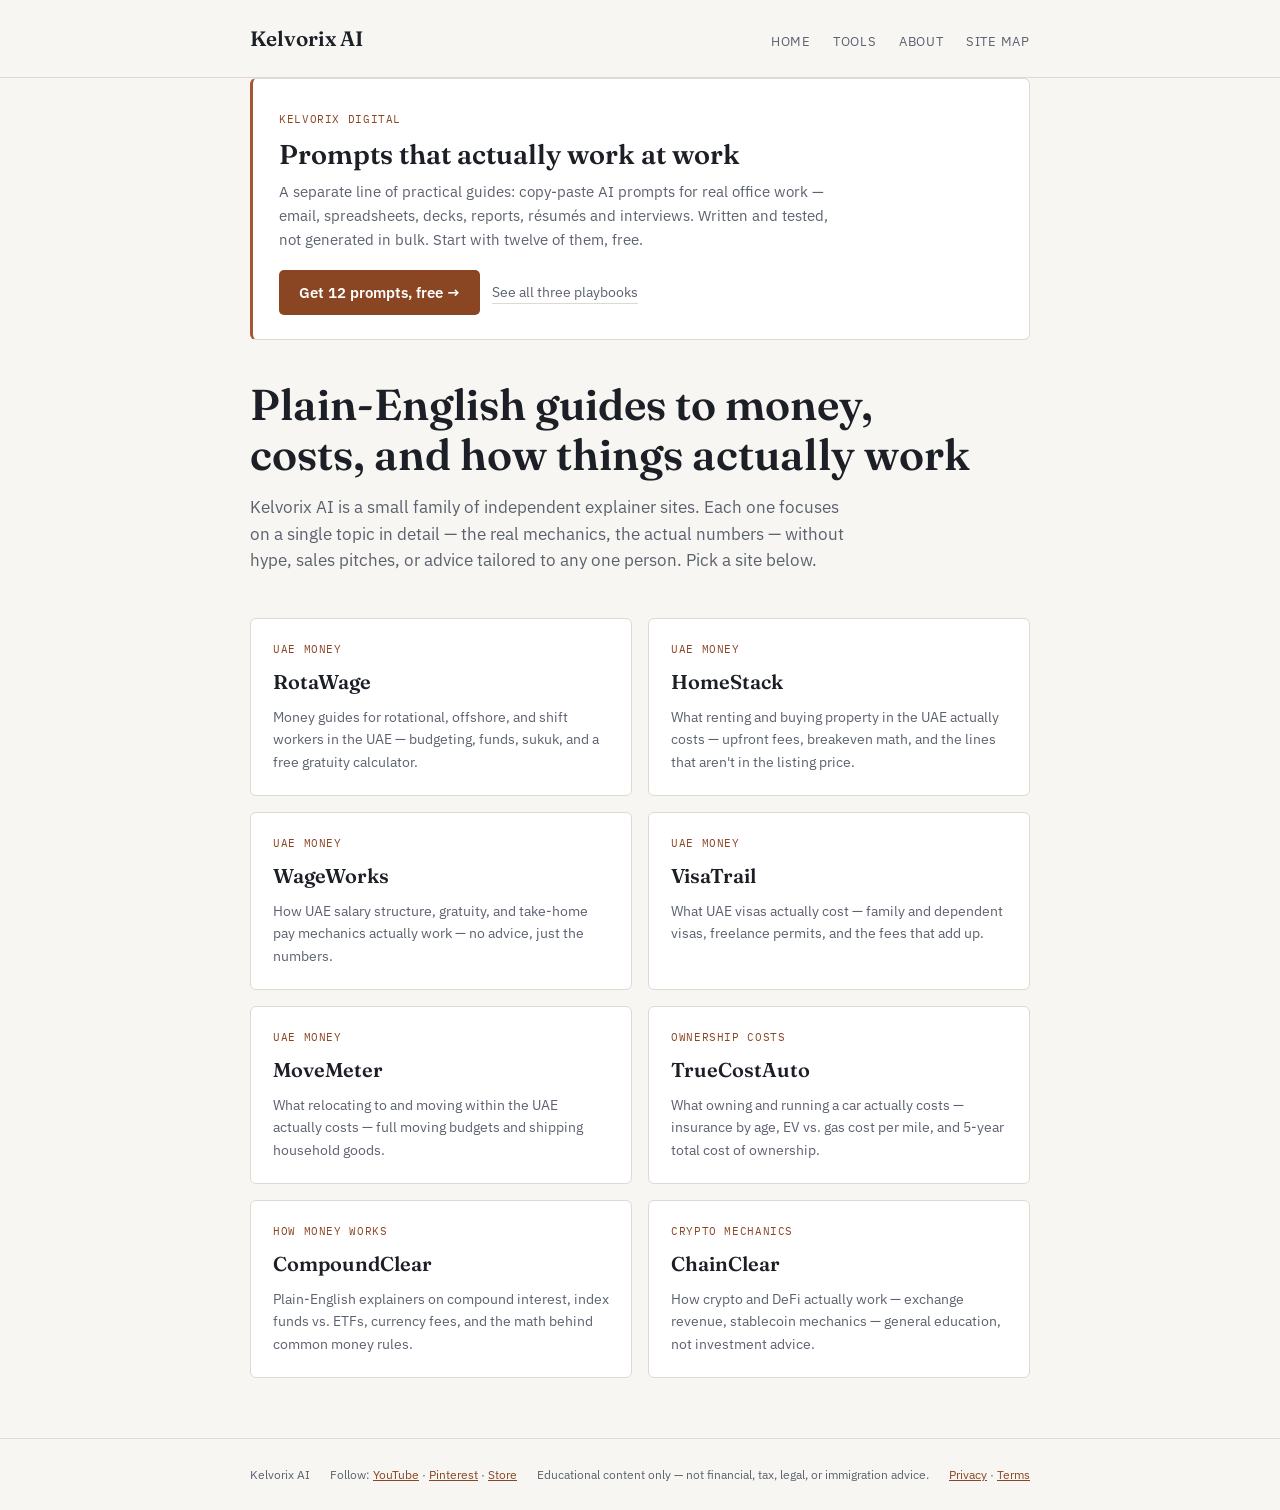
<file: index.html>
<!doctype html>
<html lang="en">
<head>
<meta name="google-site-verification" content="QyPmQ8g8JtvRra0VDubme5Fx6tf0Rr8923trv60mhb8" />
  <meta name="p:domain_verify" content="aacff0e37534a3b0bf60c72d17b15de5"/>
<script async src="https://pagead2.googlesyndication.com/pagead/js/adsbygoogle.js?client=ca-pub-6051499531677717" crossorigin="anonymous"></script>
<meta charset="utf-8">
<meta name="viewport" content="width=device-width, initial-scale=1">
<title>Kelvorix AI — plain-English guides to money, costs, and how things actually work</title>
<meta name="description" content="Kelvorix AI publishes a small family of independent, data-driven explainer sites — UAE money and living costs, car ownership, crypto mechanics, and more. No hype, no personalized advice.">
<link rel="canonical" href="https://kelvorixai.github.io/">
<meta property="og:title" content="Kelvorix AI — plain-English guides to money, costs, and how things actually work">
<meta property="og:description" content="A small family of independent, data-driven explainer sites. No hype, no personalized advice.">
<meta property="og:type" content="website">
<link rel="preconnect" href="https://fonts.googleapis.com">
<link rel="preconnect" href="https://fonts.gstatic.com" crossorigin>
<link href="https://fonts.googleapis.com/css2?family=Fraunces:opsz,wght@9..144,500;9..144,600&family=IBM+Plex+Sans:wght@400;500;600&family=IBM+Plex+Mono:wght@400;500&display=swap" rel="stylesheet">
<link rel="stylesheet" href="style.css">
</head>
<body>

<header class="site">
  <div class="wrap">
    <a class="brand" href="/">Kelvorix AI</a>
    <nav class="site">
      <a href="/">Home</a>
      <a href="/tools.html">Tools</a>
      <a href="/about.html">About</a>
      <a href="/sitemap.html">Site Map</a>
    </nav>
  </div>
</header>

<main class="wrap">

  <section class="kd">
    <span class="tag">Kelvorix Digital</span>
    <h2>Prompts that actually work at work</h2>
    <p>A separate line of practical guides: copy-paste AI prompts for real office work &mdash;
       email, spreadsheets, decks, reports, r&eacute;sum&eacute;s and interviews. Written and
       tested, not generated in bulk. Start with twelve of them, free.</p>
    <div class="row">
      <a class="btn" href="https://kelvorixdigital.lemonsqueezy.com/checkout/buy/2a95cbaf-fd7e-4e28-908e-ccf98199c508?utm_source=kelvorixai&utm_medium=hub" rel="noopener">Get 12 prompts, free &rarr;</a>
      <a class="alt" href="https://kelvorixdigital.lemonsqueezy.com" rel="noopener">See all three playbooks</a>
    </div>
  </section>

  <div class="hero">
    <h1>Plain-English guides to money, costs, and how things actually work</h1>
    <p>Kelvorix AI is a small family of independent explainer sites. Each one focuses on a single topic in detail — the real mechanics, the actual numbers — without hype, sales pitches, or advice tailored to any one person. Pick a site below.</p>
  </div>

  <div class="site-grid">

    <a class="site-card" href="/rotawage/">
      <span class="tag">UAE Money</span>
      <span class="name">RotaWage</span>
      <p class="desc">Money guides for rotational, offshore, and shift workers in the UAE — budgeting, funds, sukuk, and a free gratuity calculator.</p>
    </a>

    <a class="site-card" href="/homestack/">
      <span class="tag">UAE Money</span>
      <span class="name">HomeStack</span>
      <p class="desc">What renting and buying property in the UAE actually costs — upfront fees, breakeven math, and the lines that aren't in the listing price.</p>
    </a>

    <a class="site-card" href="/wageworks/">
      <span class="tag">UAE Money</span>
      <span class="name">WageWorks</span>
      <p class="desc">How UAE salary structure, gratuity, and take-home pay mechanics actually work — no advice, just the numbers.</p>
    </a>

    <a class="site-card" href="/visatrail/">
      <span class="tag">UAE Money</span>
      <span class="name">VisaTrail</span>
      <p class="desc">What UAE visas actually cost — family and dependent visas, freelance permits, and the fees that add up.</p>
    </a>

    
    <a class="site-card" href="/movemeter/">
      <span class="tag">UAE Money</span>
      <span class="name">MoveMeter</span>
      <p class="desc">What relocating to and moving within the UAE actually costs — full moving budgets and shipping household goods.</p>
    </a>

    <a class="site-card" href="/truecostauto/">
      <span class="tag">Ownership Costs</span>
      <span class="name">TrueCostAuto</span>
      <p class="desc">What owning and running a car actually costs — insurance by age, EV vs. gas cost per mile, and 5-year total cost of ownership.</p>
    </a>

    <a class="site-card" href="/compound-clear/">
      <span class="tag">How Money Works</span>
      <span class="name">CompoundClear</span>
      <p class="desc">Plain-English explainers on compound interest, index funds vs. ETFs, currency fees, and the math behind common money rules.</p>
    </a>

    <a class="site-card" href="/chainclear/">
      <span class="tag">Crypto Mechanics</span>
      <span class="name">ChainClear</span>
      <p class="desc">How crypto and DeFi actually work — exchange revenue, stablecoin mechanics — general education, not investment advice.</p>
    </a>

  </div>
</main>

<footer class="site">
  <div class="wrap">
    <span>Kelvorix AI</span>
    <span>Follow: <a href="https://www.youtube.com/channel/UCutAPS2VNpa9Ff5NnLJ39HA" target="_blank" rel="noopener">YouTube</a> · <a href="https://www.pinterest.com/kelvorixai/" target="_blank" rel="noopener">Pinterest</a> &middot; <a href="https://kelvorixdigital.lemonsqueezy.com" target="_blank" rel="noopener">Store</a></span>
    <span>Educational content only — not financial, tax, legal, or immigration advice.</span>
    <span><a href="/privacy.html">Privacy</a> · <a href="/terms.html">Terms</a></span>
  </div>
</footer>

</body>
</html>
</file>
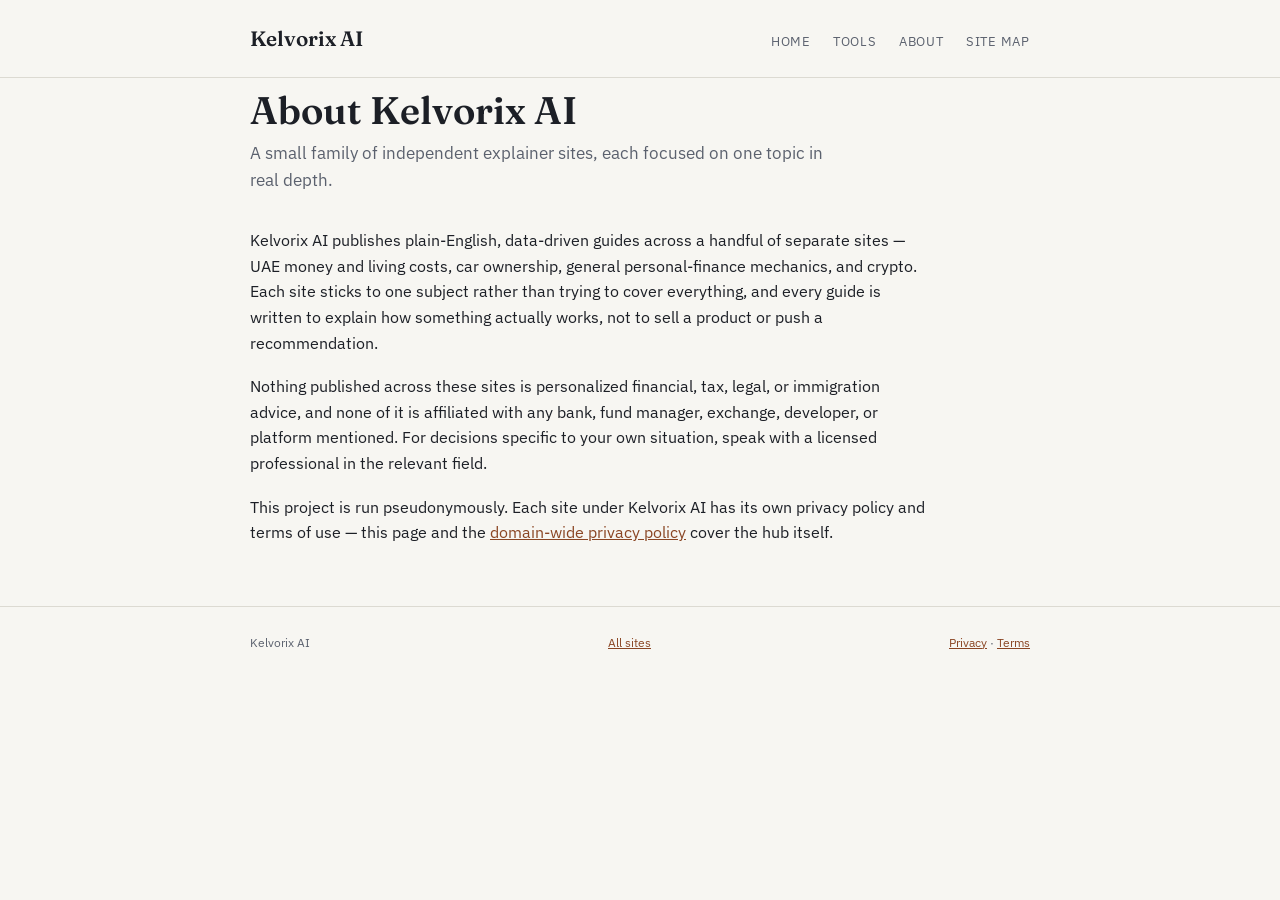
<file: about.html>
<!doctype html>
<html lang="en">
<head>
<script async src="https://pagead2.googlesyndication.com/pagead/js/adsbygoogle.js?client=ca-pub-6051499531677717" crossorigin="anonymous"></script>
<meta charset="utf-8">
<meta name="viewport" content="width=device-width, initial-scale=1">
<title>About | Kelvorix AI</title>
<meta name="description" content="What Kelvorix AI is — a small family of independent, data-driven explainer sites, run pseudonymously, with no personalized advice and no affiliation to any bank, provider, or platform.">
<link rel="canonical" href="https://kelvorixai.github.io/about.html">
<link rel="preconnect" href="https://fonts.googleapis.com">
<link rel="preconnect" href="https://fonts.gstatic.com" crossorigin>
<link href="https://fonts.googleapis.com/css2?family=Fraunces:opsz,wght@9..144,500;9..144,600&family=IBM+Plex+Sans:wght@400;500;600&family=IBM+Plex+Mono:wght@400;500&display=swap" rel="stylesheet">
<link rel="stylesheet" href="style.css">
</head>
<body>

<header class="site">
  <div class="wrap">
    <a class="brand" href="/">Kelvorix AI</a>
    <nav class="site">
      <a href="/">Home</a>
      <a href="/tools.html">Tools</a>
      <a href="/about.html">About</a>
      <a href="/sitemap.html">Site Map</a>
    </nav>
  </div>
</header>

<main class="wrap">
  <article class="post">
    <header class="meta">
      <h1>About Kelvorix AI</h1>
      <p class="dek">A small family of independent explainer sites, each focused on one topic in real depth.</p>
    </header>
    <div class="content">
      <p>Kelvorix AI publishes plain-English, data-driven guides across a handful of separate sites — UAE money and living costs, car ownership, general personal-finance mechanics, and crypto. Each site sticks to one subject rather than trying to cover everything, and every guide is written to explain how something actually works, not to sell a product or push a recommendation.</p>
      <p>Nothing published across these sites is personalized financial, tax, legal, or immigration advice, and none of it is affiliated with any bank, fund manager, exchange, developer, or platform mentioned. For decisions specific to your own situation, speak with a licensed professional in the relevant field.</p>
      <p>This project is run pseudonymously. Each site under Kelvorix AI has its own privacy policy and terms of use — this page and the <a href="/privacy.html">domain-wide privacy policy</a> cover the hub itself.</p>
    </div>
  </article>
</main>

<footer class="site">
  <div class="wrap">
    <span>Kelvorix AI</span>
    <span><a href="/">All sites</a></span>
    <span><a href="/privacy.html">Privacy</a> · <a href="/terms.html">Terms</a></span>
  </div>
</footer>

</body>
</html>
</file>
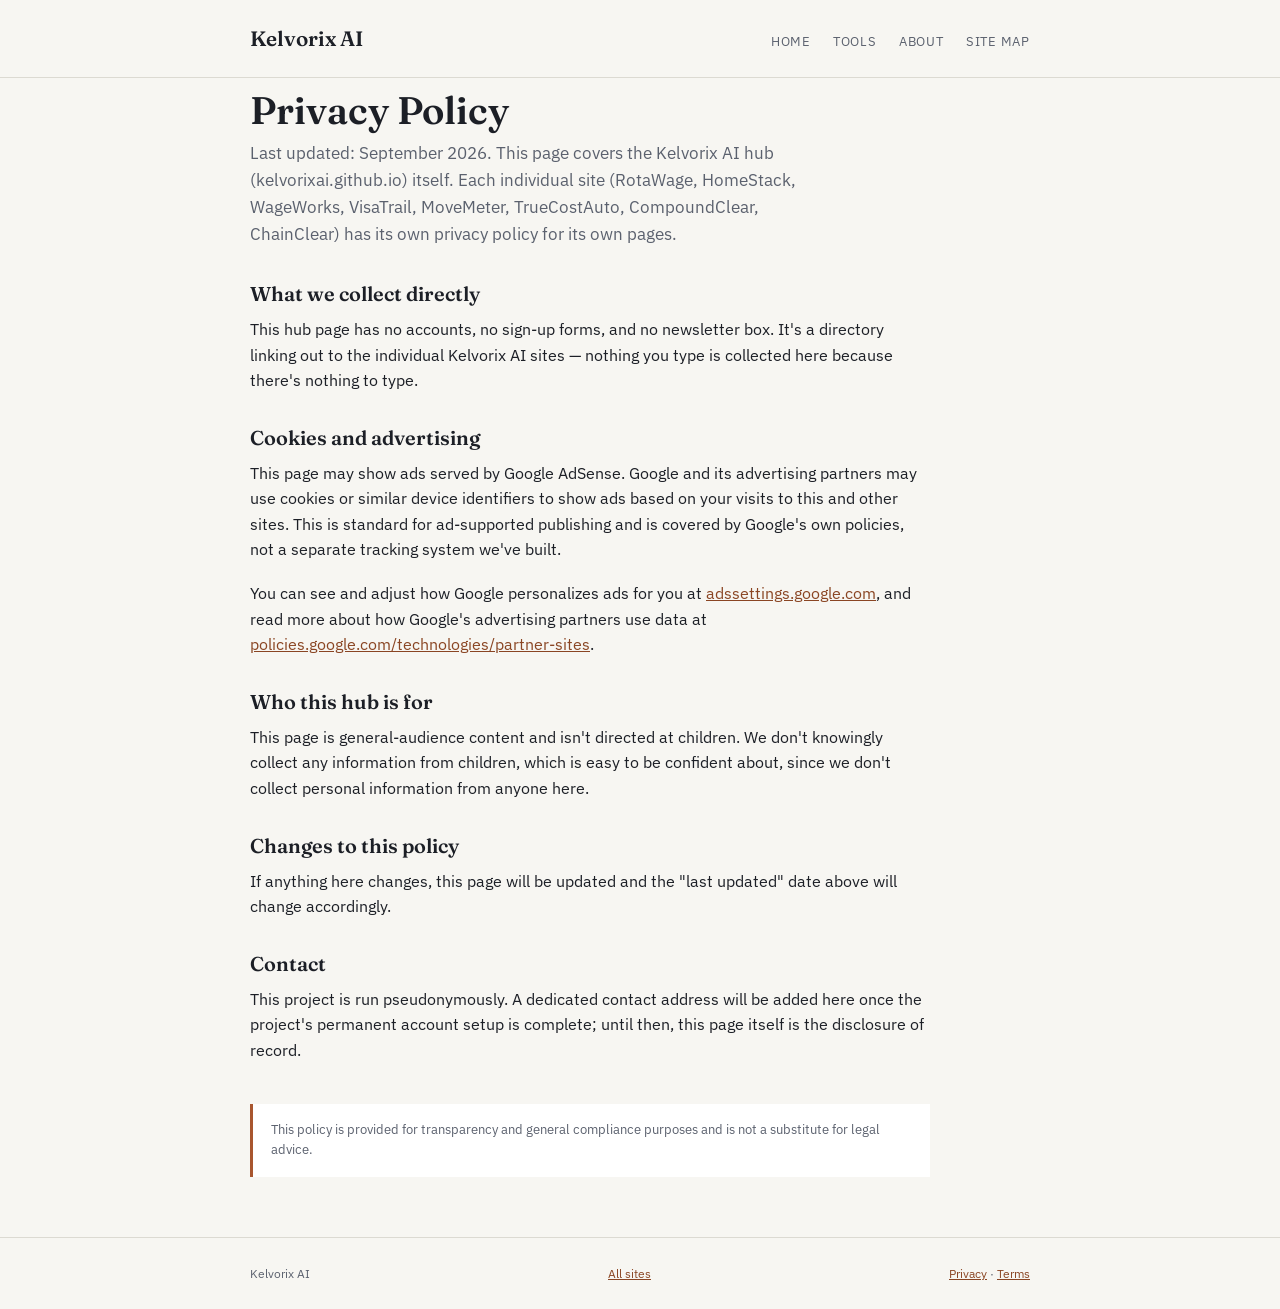
<file: privacy.html>
<!doctype html>
<html lang="en">
<head>
<script async src="https://pagead2.googlesyndication.com/pagead/js/adsbygoogle.js?client=ca-pub-6051499531677717" crossorigin="anonymous"></script>
<meta charset="utf-8">
<meta name="viewport" content="width=device-width, initial-scale=1">
<title>Privacy Policy | Kelvorix AI</title>
<meta name="description" content="What Kelvorix AI does and doesn't do with your data on this hub page — no accounts, no sign-ups. How third-party ads use cookies, and how to opt out.">
<link rel="canonical" href="https://kelvorixai.github.io/privacy.html">
<link rel="preconnect" href="https://fonts.googleapis.com">
<link rel="preconnect" href="https://fonts.gstatic.com" crossorigin>
<link href="https://fonts.googleapis.com/css2?family=Fraunces:opsz,wght@9..144,500;9..144,600&family=IBM+Plex+Sans:wght@400;500;600&family=IBM+Plex+Mono:wght@400;500&display=swap" rel="stylesheet">
<link rel="stylesheet" href="style.css">
</head>
<body>

<header class="site">
  <div class="wrap">
    <a class="brand" href="/">Kelvorix AI</a>
    <nav class="site">
      <a href="/">Home</a>
      <a href="/tools.html">Tools</a>
      <a href="/about.html">About</a>
      <a href="/sitemap.html">Site Map</a>
    </nav>
  </div>
</header>

<main class="wrap">
  <article class="post">
    <header class="meta">
      <h1>Privacy Policy</h1>
      <p class="dek">Last updated: September 2026. This page covers the Kelvorix AI hub (kelvorixai.github.io) itself. Each individual site (RotaWage, HomeStack, WageWorks, VisaTrail, MoveMeter, TrueCostAuto, CompoundClear, ChainClear) has its own privacy policy for its own pages.</p>
    </header>
    <div class="content">
      <h2>What we collect directly</h2>
      <p>This hub page has no accounts, no sign-up forms, and no newsletter box. It's a directory linking out to the individual Kelvorix AI sites — nothing you type is collected here because there's nothing to type.</p>

      <h2>Cookies and advertising</h2>
      <p>This page may show ads served by Google AdSense. Google and its advertising partners may use cookies or similar device identifiers to show ads based on your visits to this and other sites. This is standard for ad-supported publishing and is covered by Google's own policies, not a separate tracking system we've built.</p>
      <p>You can see and adjust how Google personalizes ads for you at <a href="https://adssettings.google.com" target="_blank" rel="noopener">adssettings.google.com</a>, and read more about how Google's advertising partners use data at <a href="https://policies.google.com/technologies/partner-sites" target="_blank" rel="noopener">policies.google.com/technologies/partner-sites</a>.</p>

      <h2>Who this hub is for</h2>
      <p>This page is general-audience content and isn't directed at children. We don't knowingly collect any information from children, which is easy to be confident about, since we don't collect personal information from anyone here.</p>

      <h2>Changes to this policy</h2>
      <p>If anything here changes, this page will be updated and the "last updated" date above will change accordingly.</p>

      <h2>Contact</h2>
      <p>This project is run pseudonymously. A dedicated contact address will be added here once the project's permanent account setup is complete; until then, this page itself is the disclosure of record.</p>

      <div class="disclaimer">This policy is provided for transparency and general compliance purposes and is not a substitute for legal advice.</div>
    </div>
  </article>
</main>

<footer class="site">
  <div class="wrap">
    <span>Kelvorix AI</span>
    <span><a href="/">All sites</a></span>
    <span><a href="/privacy.html">Privacy</a> · <a href="/terms.html">Terms</a></span>
  </div>
</footer>

</body>
</html>
</file>
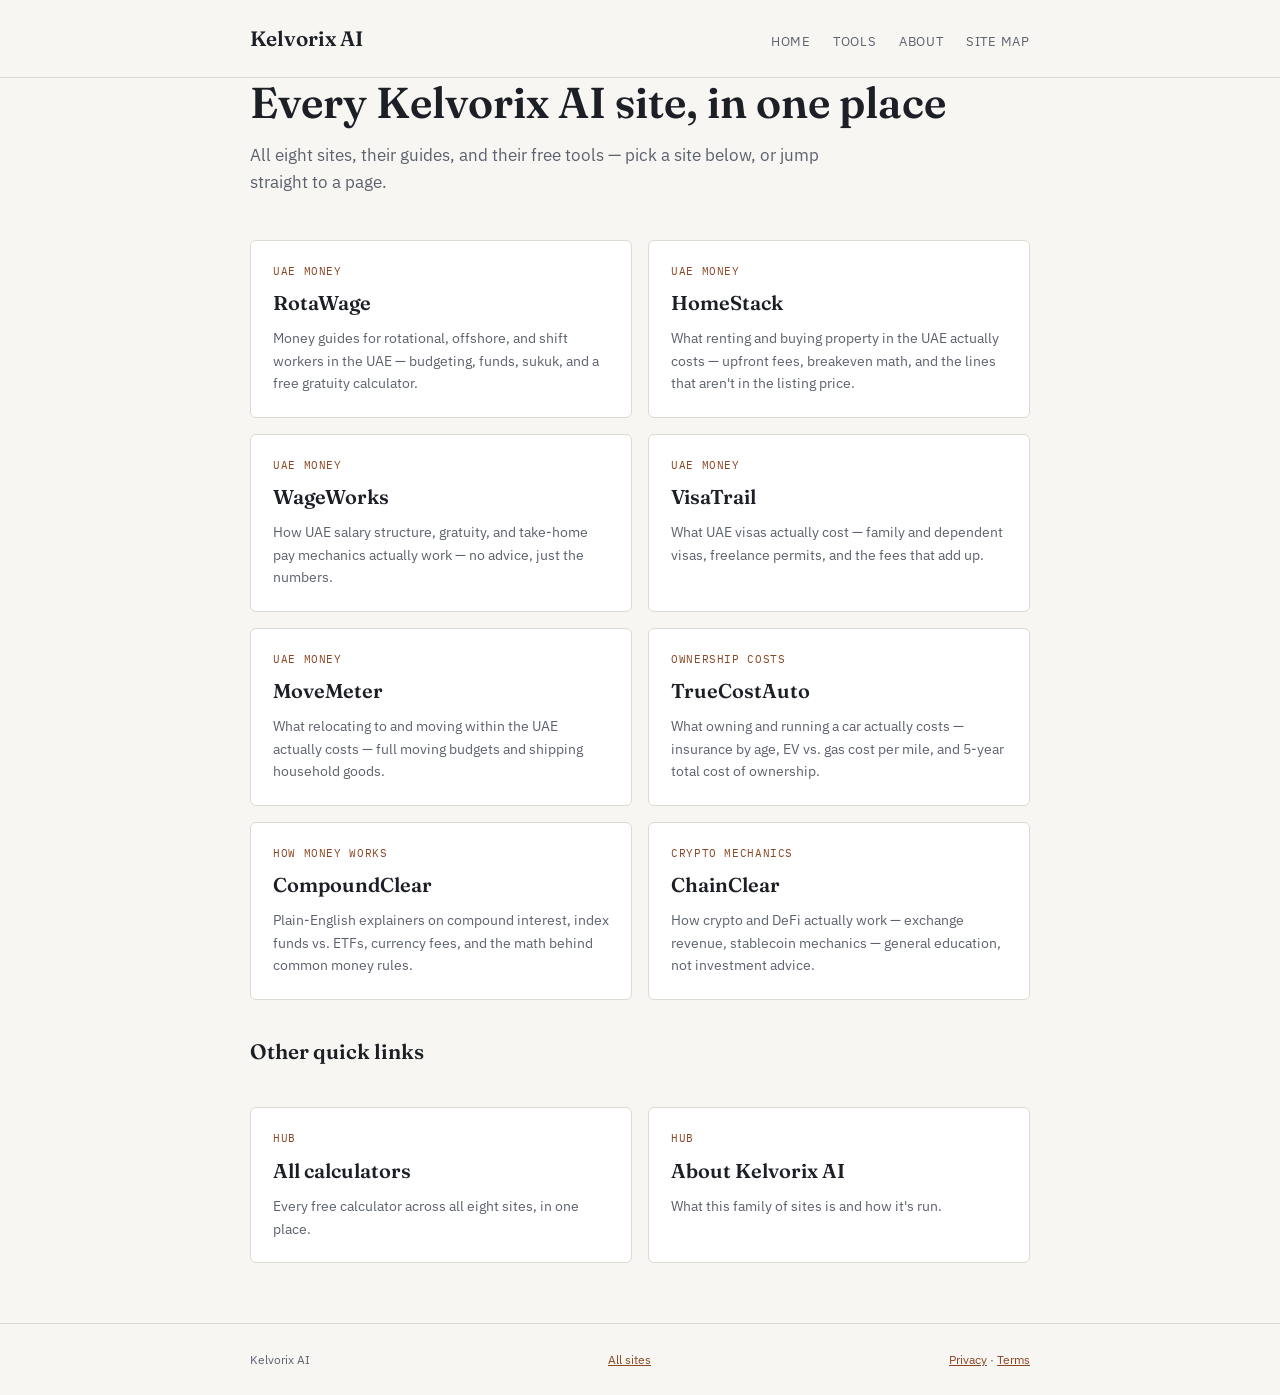
<file: sitemap.html>
<!doctype html>
<html lang="en">
<head>
<script async src="https://pagead2.googlesyndication.com/pagead/js/adsbygoogle.js?client=ca-pub-6051499531677717" crossorigin="anonymous"></script>
<meta charset="utf-8">
<meta name="viewport" content="width=device-width, initial-scale=1">
<title>Site Map — All Kelvorix AI Sites</title>
<meta name="description" content="Every site in the Kelvorix AI family in one place — RotaWage, HomeStack, WageWorks, VisaTrail, MoveMeter, TrueCostAuto, CompoundClear, and ChainClear.">
<link rel="canonical" href="https://kelvorixai.github.io/sitemap.html">
<meta property="og:title" content="Site Map — All Kelvorix AI Sites">
<meta property="og:description" content="Every site in the Kelvorix AI family in one place.">
<meta property="og:type" content="website">
<link rel="preconnect" href="https://fonts.googleapis.com">
<link rel="preconnect" href="https://fonts.gstatic.com" crossorigin>
<link href="https://fonts.googleapis.com/css2?family=Fraunces:opsz,wght@9..144,500;9..144,600&family=IBM+Plex+Sans:wght@400;500;600&family=IBM+Plex+Mono:wght@400;500&display=swap" rel="stylesheet">
<link rel="stylesheet" href="style.css">
</head>
<body>

<header class="site">
  <div class="wrap">
      <a class="brand" href="/">Kelvorix AI</a>
          <nav class="site">
                <a href="/">Home</a>
                      <a href="/tools.html">Tools</a>
                            <a href="/about.html">About</a>
                                  <a href="/sitemap.html">Site Map</a>
                                      </nav>
                                        </div>
                                        </header>

                                        <main class="wrap">
                                          <div class="hero">
                                              <h1>Every Kelvorix AI site, in one place</h1>
                                                  <p>All eight sites, their guides, and their free tools — pick a site below, or jump straight to a page.</p>
                                                    </div>

                                                      <div class="site-grid">

                                                          <a class="site-card" href="/rotawage/">
                                                                <span class="tag">UAE Money</span>
                                                                      <span class="name">RotaWage</span>
                                                                            <p class="desc">Money guides for rotational, offshore, and shift workers in the UAE — budgeting, funds, sukuk, and a free gratuity calculator.</p>
                                                                                </a>

                                                                                    <a class="site-card" href="/homestack/">
                                                                                          <span class="tag">UAE Money</span>
                                                                                                <span class="name">HomeStack</span>
                                                                                                      <p class="desc">What renting and buying property in the UAE actually costs — upfront fees, breakeven math, and the lines that aren't in the listing price.</p>
                                                                                                          </a>

                                                                                                              <a class="site-card" href="/wageworks/">
                                                                                                                    <span class="tag">UAE Money</span>
                                                                                                                          <span class="name">WageWorks</span>
                                                                                                                                <p class="desc">How UAE salary structure, gratuity, and take-home pay mechanics actually work — no advice, just the numbers.</p>
                                                                                                                                    </a>

                                                                                                                                        <a class="site-card" href="/visatrail/">
                                                                                                                                              <span class="tag">UAE Money</span>
                                                                                                                                                    <span class="name">VisaTrail</span>
                                                                                                                                                          <p class="desc">What UAE visas actually cost — family and dependent visas, freelance permits, and the fees that add up.</p>
                                                                                                                                                              </a>

                                                                                                                                                                  <a class="site-card" href="/movemeter/">
                                                                                                                                                                        <span class="tag">UAE Money</span>
                                                                                                                                                                              <span class="name">MoveMeter</span>
                                                                                                                                                                                    <p class="desc">What relocating to and moving within the UAE actually costs — full moving budgets and shipping household goods.</p>
                                                                                                                                                                                        </a>

                                                                                                                                                                                            <a class="site-card" href="/truecostauto/">
                                                                                                                                                                                                  <span class="tag">Ownership Costs</span>
                                                                                                                                                                                                        <span class="name">TrueCostAuto</span>
                                                                                                                                                                                                              <p class="desc">What owning and running a car actually costs — insurance by age, EV vs. gas cost per mile, and 5-year total cost of ownership.</p>
                                                                                                                                                                                                                  </a>

                                                                                                                                                                                                                      <a class="site-card" href="/compound-clear/">
                                                                                                                                                                                                                            <span class="tag">How Money Works</span>
                                                                                                                                                                                                                                  <span class="name">CompoundClear</span>
                                                                                                                                                                                                                                        <p class="desc">Plain-English explainers on compound interest, index funds vs. ETFs, currency fees, and the math behind common money rules.</p>
                                                                                                                                                                                                                                            </a>

                                                                                                                                                                                                                                                <a class="site-card" href="/chainclear/">
                                                                                                                                                                                                                                                      <span class="tag">Crypto Mechanics</span>
                                                                                                                                                                                                                                                            <span class="name">ChainClear</span>
                                                                                                                                                                                                                                                                  <p class="desc">How crypto and DeFi actually work — exchange revenue, stablecoin mechanics — general education, not investment advice.</p>
                                                                                                                                                                                                                                                                      </a>

                                                                                                                                                                                                                                                                        </div>

                                                                                                                                                                                                                                                                          <div class="hero" style="margin-top:40px;">
                                                                                                                                                                                                                                                                              <h1 style="font-size:1.3rem;">Other quick links</h1>
                                                                                                                                                                                                                                                                                </div>
                                                                                                                                                                                                                                                                                  <div class="site-grid">
                                                                                                                                                                                                                                                                                      <a class="site-card" href="/tools.html">
                                                                                                                                                                                                                                                                                            <span class="tag">Hub</span>
                                                                                                                                                                                                                                                                                                  <span class="name">All calculators</span>
                                                                                                                                                                                                                                                                                                        <p class="desc">Every free calculator across all eight sites, in one place.</p>
                                                                                                                                                                                                                                                                                                            </a>
                                                                                                                                                                                                                                                                                                                <a class="site-card" href="/about.html">
                                                                                                                                                                                                                                                                                                                      <span class="tag">Hub</span>
                                                                                                                                                                                                                                                                                                                            <span class="name">About Kelvorix AI</span>
                                                                                                                                                                                                                                                                                                                                  <p class="desc">What this family of sites is and how it's run.</p>
                                                                                                                                                                                                                                                                                                                                      </a>
                                                                                                                                                                                                                                                                                                                                        </div>
                                                                                                                                                                                                                                                                                                                                        </main>

                                                                                                                                                                                                                                                                                                                                        <footer class="site">
                                                                                                                                                                                                                                                                                                                                          <div class="wrap">
                                                                                                                                                                                                                                                                                                                                              <span>Kelvorix AI</span>
                                                                                                                                                                                                                                                                                                                                                  <span><a href="/">All sites</a></span>
                                                                                                                                                                                                                                                                                                                                                      <span><a href="/privacy.html">Privacy</a> · <a href="/terms.html">Terms</a></span>
                                                                                                                                                                                                                                                                                                                                                        </div>
                                                                                                                                                                                                                                                                                                                                                        </footer>

                                                                                                                                                                                                                                                                                                                                                        </body>
                                                                                                                                                                                                                                                                                                                                                        </html>
</file>
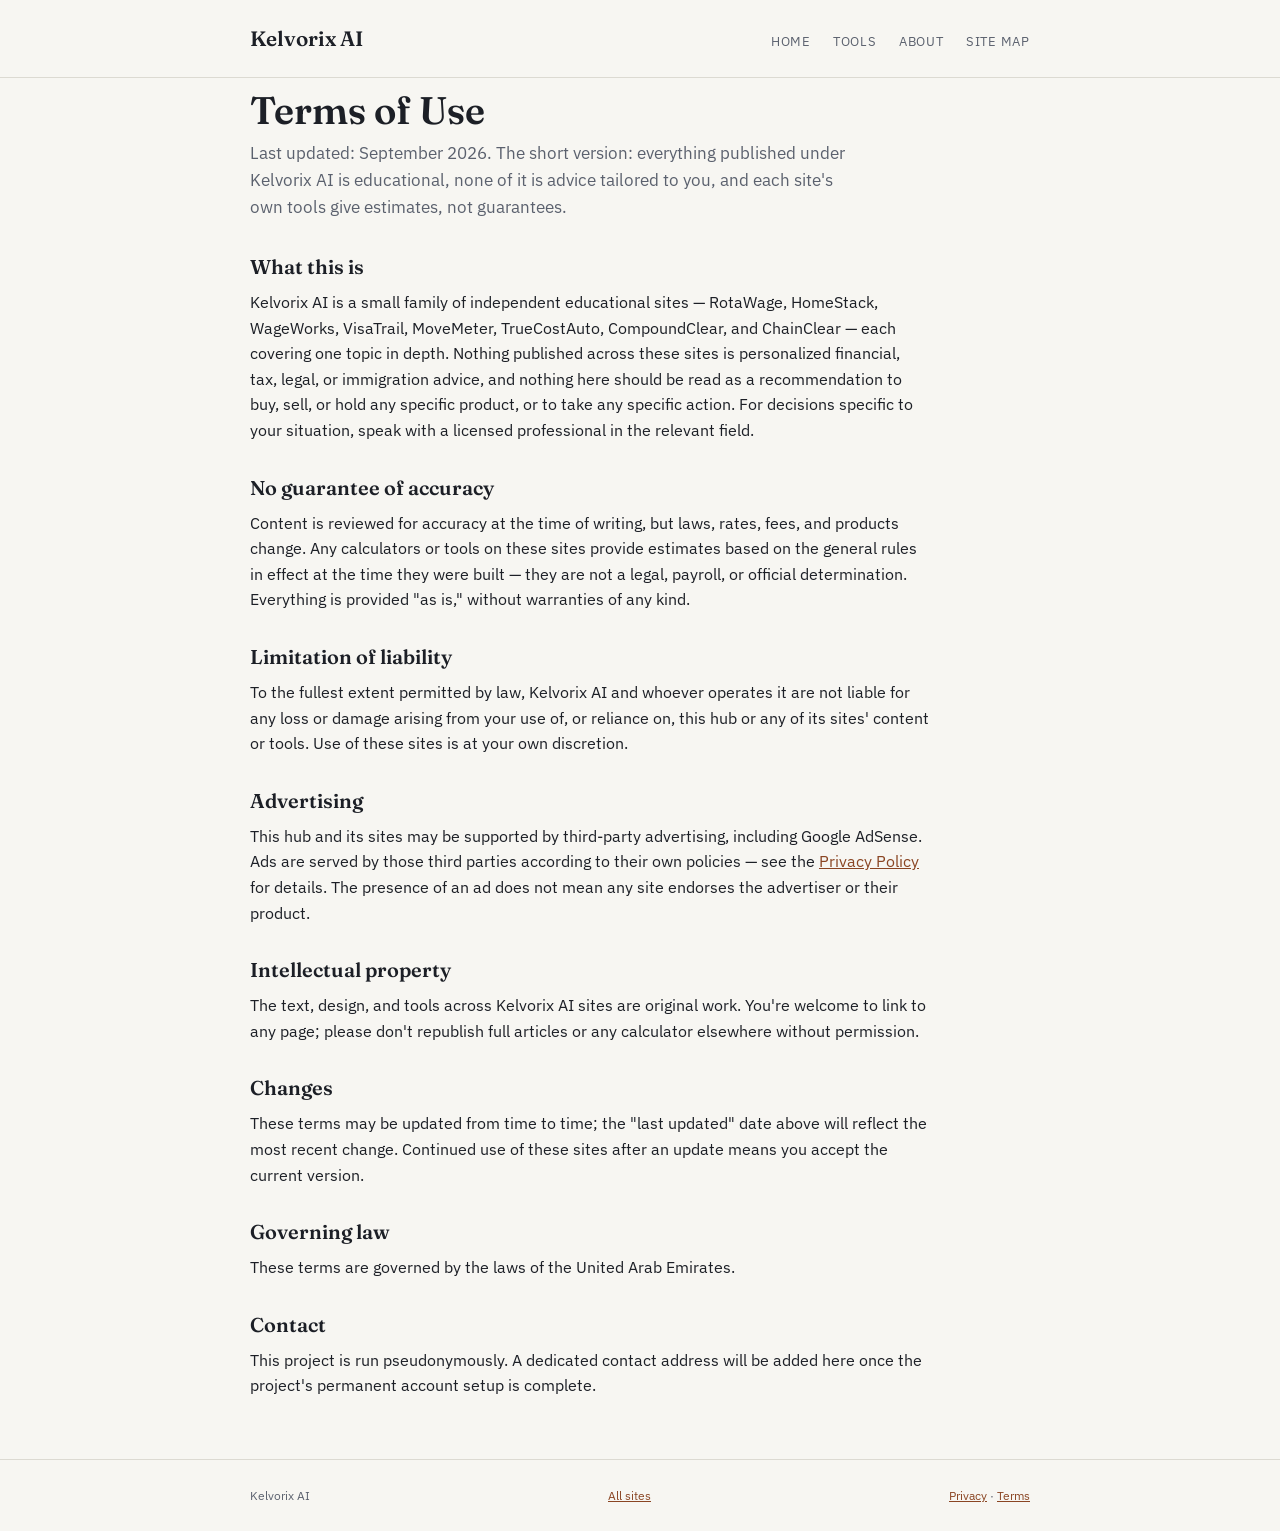
<file: terms.html>
<!doctype html>
<html lang="en">
<head>
<script async src="https://pagead2.googlesyndication.com/pagead/js/adsbygoogle.js?client=ca-pub-6051499531677717" crossorigin="anonymous"></script>
<meta charset="utf-8">
<meta name="viewport" content="width=device-width, initial-scale=1">
<title>Terms of Use | Kelvorix AI</title>
<meta name="description" content="Terms of use for the Kelvorix AI hub and its family of educational explainer sites. Not financial, tax, legal, or immigration advice.">
<link rel="canonical" href="https://kelvorixai.github.io/terms.html">
<link rel="preconnect" href="https://fonts.googleapis.com">
<link rel="preconnect" href="https://fonts.gstatic.com" crossorigin>
<link href="https://fonts.googleapis.com/css2?family=Fraunces:opsz,wght@9..144,500;9..144,600&family=IBM+Plex+Sans:wght@400;500;600&family=IBM+Plex+Mono:wght@400;500&display=swap" rel="stylesheet">
<link rel="stylesheet" href="style.css">
</head>
<body>

<header class="site">
  <div class="wrap">
    <a class="brand" href="/">Kelvorix AI</a>
    <nav class="site">
      <a href="/">Home</a>
      <a href="/tools.html">Tools</a>
      <a href="/about.html">About</a>
      <a href="/sitemap.html">Site Map</a>
    </nav>
  </div>
</header>

<main class="wrap">
  <article class="post">
    <header class="meta">
      <h1>Terms of Use</h1>
      <p class="dek">Last updated: September 2026. The short version: everything published under Kelvorix AI is educational, none of it is advice tailored to you, and each site's own tools give estimates, not guarantees.</p>
    </header>
    <div class="content">
      <h2>What this is</h2>
      <p>Kelvorix AI is a small family of independent educational sites — RotaWage, HomeStack, WageWorks, VisaTrail, MoveMeter, TrueCostAuto, CompoundClear, and ChainClear — each covering one topic in depth. Nothing published across these sites is personalized financial, tax, legal, or immigration advice, and nothing here should be read as a recommendation to buy, sell, or hold any specific product, or to take any specific action. For decisions specific to your situation, speak with a licensed professional in the relevant field.</p>

      <h2>No guarantee of accuracy</h2>
      <p>Content is reviewed for accuracy at the time of writing, but laws, rates, fees, and products change. Any calculators or tools on these sites provide estimates based on the general rules in effect at the time they were built — they are not a legal, payroll, or official determination. Everything is provided "as is," without warranties of any kind.</p>

      <h2>Limitation of liability</h2>
      <p>To the fullest extent permitted by law, Kelvorix AI and whoever operates it are not liable for any loss or damage arising from your use of, or reliance on, this hub or any of its sites' content or tools. Use of these sites is at your own discretion.</p>

      <h2>Advertising</h2>
      <p>This hub and its sites may be supported by third-party advertising, including Google AdSense. Ads are served by those third parties according to their own policies — see the <a href="/privacy.html">Privacy Policy</a> for details. The presence of an ad does not mean any site endorses the advertiser or their product.</p>

      <h2>Intellectual property</h2>
      <p>The text, design, and tools across Kelvorix AI sites are original work. You're welcome to link to any page; please don't republish full articles or any calculator elsewhere without permission.</p>

      <h2>Changes</h2>
      <p>These terms may be updated from time to time; the "last updated" date above will reflect the most recent change. Continued use of these sites after an update means you accept the current version.</p>

      <h2>Governing law</h2>
      <p>These terms are governed by the laws of the United Arab Emirates.</p>

      <h2>Contact</h2>
      <p>This project is run pseudonymously. A dedicated contact address will be added here once the project's permanent account setup is complete.</p>
    </div>
  </article>
</main>

<footer class="site">
  <div class="wrap">
    <span>Kelvorix AI</span>
    <span><a href="/">All sites</a></span>
    <span><a href="/privacy.html">Privacy</a> · <a href="/terms.html">Terms</a></span>
  </div>
</footer>

</body>
</html>
</file>
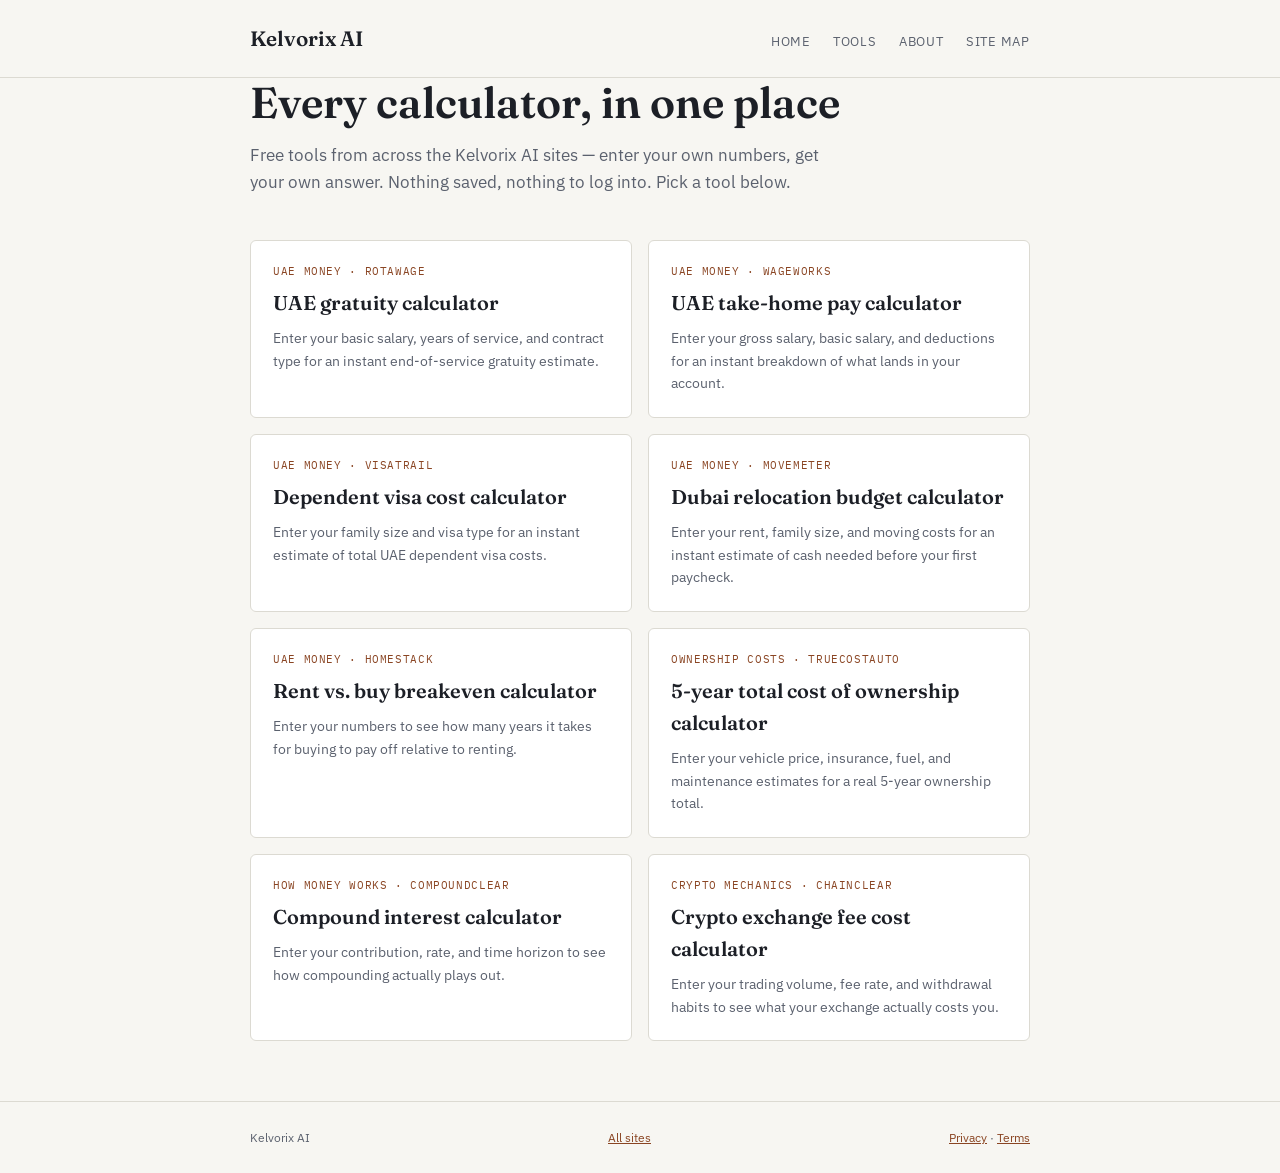
<file: tools.html>
<!doctype html>
<html lang="en">
<head>
<script async src="https://pagead2.googlesyndication.com/pagead/js/adsbygoogle.js?client=ca-pub-6051499531677717" crossorigin="anonymous"></script>
<meta charset="utf-8">
<meta name="viewport" content="width=device-width, initial-scale=1">
<title>Free Calculators — All Kelvorix AI Tools</title>
<meta name="description" content="Every free calculator across the Kelvorix AI sites in one place — UAE salary, gratuity, visas, relocation, car ownership, compound interest, and crypto exchange fees.">
<link rel="canonical" href="https://kelvorixai.github.io/tools.html">
<meta property="og:title" content="Free Calculators — All Kelvorix AI Tools">
<meta property="og:description" content="Every free calculator across the Kelvorix AI sites in one place. Instant, personal, no sign-up.">
<meta property="og:type" content="website">
<link rel="preconnect" href="https://fonts.googleapis.com">
<link rel="preconnect" href="https://fonts.gstatic.com" crossorigin>
<link href="https://fonts.googleapis.com/css2?family=Fraunces:opsz,wght@9..144,500;9..144,600&family=IBM+Plex+Sans:wght@400;500;600&family=IBM+Plex+Mono:wght@400;500&display=swap" rel="stylesheet">
<link rel="stylesheet" href="style.css">
</head>
<body>

<header class="site">
  <div class="wrap">
    <a class="brand" href="/">Kelvorix AI</a>
    <nav class="site">
      <a href="/">Home</a>
      <a href="/tools.html">Tools</a>
      <a href="/about.html">About</a>
      <a href="/sitemap.html">Site Map</a>
    </nav>
  </div>
</header>

<main class="wrap">
  <div class="hero">
    <h1>Every calculator, in one place</h1>
    <p>Free tools from across the Kelvorix AI sites — enter your own numbers, get your own answer. Nothing saved, nothing to log into. Pick a tool below.</p>
  </div>

  <div class="site-grid">

    <a class="site-card" href="/rotawage/tools/gratuity-calculator.html">
      <span class="tag">UAE Money · RotaWage</span>
      <span class="name">UAE gratuity calculator</span>
      <p class="desc">Enter your basic salary, years of service, and contract type for an instant end-of-service gratuity estimate.</p>
    </a>

    <a class="site-card" href="/wageworks/tools/take-home-pay-calculator.html">
      <span class="tag">UAE Money · WageWorks</span>
      <span class="name">UAE take-home pay calculator</span>
      <p class="desc">Enter your gross salary, basic salary, and deductions for an instant breakdown of what lands in your account.</p>
    </a>

    <a class="site-card" href="/visatrail/tools/dependent-visa-cost-calculator.html">
      <span class="tag">UAE Money · VisaTrail</span>
      <span class="name">Dependent visa cost calculator</span>
      <p class="desc">Enter your family size and visa type for an instant estimate of total UAE dependent visa costs.</p>
    </a>

    <a class="site-card" href="/movemeter/tools/relocation-budget-calculator.html">
      <span class="tag">UAE Money · MoveMeter</span>
      <span class="name">Dubai relocation budget calculator</span>
      <p class="desc">Enter your rent, family size, and moving costs for an instant estimate of cash needed before your first paycheck.</p>
    </a>

    <a class="site-card" href="/homestack/tools/rent-vs-buy-breakeven-calculator.html">
      <span class="tag">UAE Money · HomeStack</span>
      <span class="name">Rent vs. buy breakeven calculator</span>
      <p class="desc">Enter your numbers to see how many years it takes for buying to pay off relative to renting.</p>
    </a>

    <a class="site-card" href="/truecostauto/tools/5-year-total-cost-of-ownership-calculator.html">
      <span class="tag">Ownership Costs · TrueCostAuto</span>
      <span class="name">5-year total cost of ownership calculator</span>
      <p class="desc">Enter your vehicle price, insurance, fuel, and maintenance estimates for a real 5-year ownership total.</p>
    </a>

    <a class="site-card" href="/compound-clear/tools/compound-interest-calculator.html">
      <span class="tag">How Money Works · CompoundClear</span>
      <span class="name">Compound interest calculator</span>
      <p class="desc">Enter your contribution, rate, and time horizon to see how compounding actually plays out.</p>
    </a>

    <a class="site-card" href="/chainclear/tools/exchange-fee-cost-calculator.html">
      <span class="tag">Crypto Mechanics · ChainClear</span>
      <span class="name">Crypto exchange fee cost calculator</span>
      <p class="desc">Enter your trading volume, fee rate, and withdrawal habits to see what your exchange actually costs you.</p>
    </a>

  </div>
</main>

<footer class="site">
  <div class="wrap">
    <span>Kelvorix AI</span>
    <span><a href="/">All sites</a></span>
    <span><a href="/privacy.html">Privacy</a> · <a href="/terms.html">Terms</a></span>
  </div>
</footer>

</body>
</html>
</file>
<file: style.css>
:root{
  --ink:#1c1f26;
  --ink-soft:#5b616e;
  --paper:#f7f6f2;
  --paper-raised:#ffffff;
  --accent:#a8562f;
  --accent-strong:#8a4523;
  --line:#dcdad2;
  --line-soft:#e9e7e0;
}
@media (prefers-color-scheme: dark){
  :root{
    --ink:#eceef2;
    --ink-soft:#a7acb8;
    --paper:#14161b;
    --paper-raised:#1b1e25;
    --accent:#e08b5f;
    --accent-strong:#f0a077;
    --line:#2c2f38;
    --line-soft:#22252c;
  }
}
*{box-sizing:border-box;}
html{ text-size-adjust:100%; }
body{
  margin:0;
  background:var(--paper);
  color:var(--ink);
  font-family:"IBM Plex Sans", ui-sans-serif, system-ui, sans-serif;
  line-height:1.6;
}
a{ color:var(--accent-strong); }
h1,h2,h3{ font-family:"Fraunces", Georgia, serif; font-weight:600; text-wrap:balance; line-height:1.15; }
.wrap{ max-width:820px; margin:0 auto; padding:0 20px; }

header.site{ border-bottom:1px solid var(--line); padding-block:22px; }
header.site .wrap{ display:flex; align-items:baseline; justify-content:space-between; flex-wrap:wrap; gap:10px; }
.brand{ font-family:"Fraunces", serif; font-weight:600; font-size:1.3rem; text-decoration:none; color:var(--ink); }
nav.site a{ font-size:13px; text-transform:uppercase; letter-spacing:.06em; color:var(--ink-soft); text-decoration:none; margin-left:18px; }
nav.site a:hover{ color:var(--accent-strong); }

main{ padding-block:48px; }

.hero h1{ font-size:clamp(2rem,5vw,2.7rem); margin:0 0 14px; }
.hero p{ color:var(--ink-soft); max-width:60ch; font-size:1.05rem; margin:0; }

.site-grid{ margin-top:44px; display:grid; grid-template-columns:repeat(2, 1fr); gap:16px; }
@media (max-width:620px){ .site-grid{ grid-template-columns:1fr; } }

.site-card{
  display:flex; flex-direction:column; gap:8px;
  padding:22px; border:1px solid var(--line); border-radius:6px;
  background:var(--paper-raised); text-decoration:none; color:inherit;
  transition:border-color .15s ease;
}
.site-card:hover{ border-color:var(--accent); }
.site-card .name{ font-family:"Fraunces", serif; font-size:1.25rem; font-weight:600; color:var(--ink); }
.site-card .desc{ font-size:14px; color:var(--ink-soft); margin:0; }
.site-card .tag{ font-family:"IBM Plex Mono", monospace; font-size:10.5px; text-transform:uppercase; letter-spacing:.06em; color:var(--accent-strong); }

article.post header.meta{ margin-bottom:8px; }
article.post h1{ font-size:clamp(1.8rem,4.5vw,2.4rem); margin:10px 0 8px; }
article.post .dek{ color:var(--ink-soft); font-size:1.05rem; max-width:60ch; margin:0 0 34px; }
article.post .content{ max-width:68ch; font-size:16px; }
article.post .content h2{ font-size:1.25rem; margin:32px 0 12px; }
article.post .content p{ margin:0 0 18px; }
article.post .content ul{ margin:0 0 18px; padding-left:22px; }
article.post .content li{ margin-bottom:8px; }

.disclaimer{ margin-top:40px; padding:16px 18px; background:var(--paper-raised); border-left:3px solid var(--accent); font-size:13px; color:var(--ink-soft); }

footer.site{ border-top:1px solid var(--line); margin-top:60px; padding-block:26px; }
footer.site .wrap{ display:flex; justify-content:space-between; flex-wrap:wrap; gap:10px; font-size:12px; color:var(--ink-soft); }

@media (max-width:480px){
  nav.site a{ margin-left:12px; }
}


/* --- Kelvorix Digital promo band (added 14 Sep 2026) --- */
.kd{
  margin:0 0 40px; padding:26px 26px 24px;
  border:1px solid var(--line); border-left:3px solid var(--accent);
  border-radius:6px; background:var(--paper-raised);
}
.kd .tag{ font-family:"IBM Plex Mono", monospace; font-size:10.5px; text-transform:uppercase;
  letter-spacing:.06em; color:var(--accent-strong); }
.kd h2{ font-size:clamp(1.35rem,3.6vw,1.7rem); margin:8px 0 10px; }
.kd p{ color:var(--ink-soft); font-size:15px; margin:0 0 18px; max-width:62ch; }
.kd .row{ display:flex; flex-wrap:wrap; gap:12px; align-items:center; }
.kd .btn{
  display:inline-block; padding:11px 20px; border-radius:5px;
  background:var(--accent-strong); color:#fff; text-decoration:none;
  font-size:14.5px; font-weight:600;
}
.kd .btn:hover{ background:var(--accent); }
.kd .alt{ font-size:14px; color:var(--ink-soft); text-decoration:none; border-bottom:1px solid var(--line); }
.kd .alt:hover{ color:var(--accent-strong); border-color:var(--accent); }
</file>
